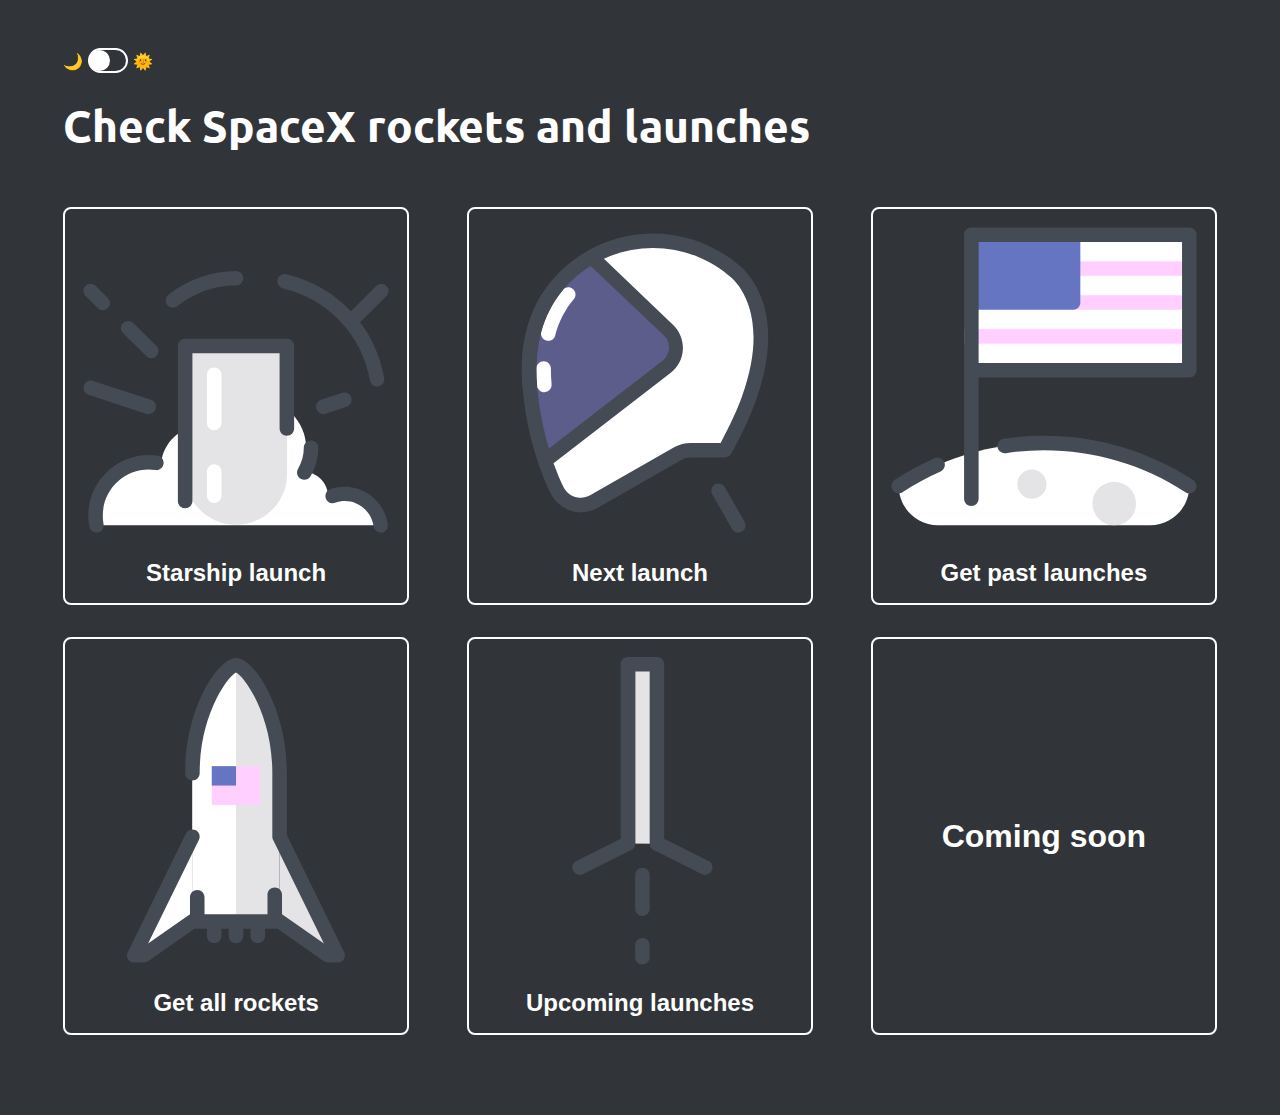
<file: index.html>
<!DOCTYPE html>
<html lang="en">
<head>
    <meta charset="UTF-8">
    <meta name="viewport" content="width=device-width, initial-scale=1.0">
    <title>🚀 SpaceX API</title>
    <link rel="preconnect" href="https://fonts.gstatic.com">
    <link href="https://fonts.googleapis.com/css2?family=Ubuntu:wght@300;400;500;700&display=swap" rel="stylesheet">
    <link rel="stylesheet" href="css/shared.css">
    <link rel="stylesheet" href="css/index.css">
</head>
<body >

<main class="main">
    <div class="mode-switcher">
        <span>🌙</span>
        <input type="checkbox" id="modeSwitcher" >
        <label for="modeSwitcher"class="switcher">
            <span class="switcher-toggle"></span>
        </label>
        <span>🌞</span>
    </div>

    <h1>
        Check SpaceX rockets and launches
    </h1>
    <section class="content">
        <div class="buttons">
            <button type="button" name="starship" data-request="starship">
                <img src="./imgs/starship.svg" alt="simple rocket illustration">
                Starship launch
            </button>

            <button type="button" name="next" data-request="launches/next">
                <img src="./imgs/next.svg" alt="space helmet illustration">
                Next launch
            </button>

            <button  type="button" name="past" data-request="launches/past">
                <img src="./imgs/launches.svg" alt="moon with US flag illustration">
                Get past launches
            </button>

            <button type="button" name="rockets" data-request="rockets">
                <img src="./imgs/rockets.svg" alt="rocket illustration">
                Get all rockets
            </button>

            <button type="button" name="upcoming" data-request="launches/upcoming">
                <img src="./imgs/upcoming.svg" alt="simple rocket illustration">
                Upcoming launches
            </button>

            <button type="button" disabled class="coming-soon">
<!--                <img src="./imgs/upcoming.svg" alt="simple rocket illustration">-->
                Coming soon
            </button>
        </div>
    </section>
</main>

<script src="javascript/shared.js"></script>
<script src="javascript/index.js"></script>
</body>
</html>
</file>
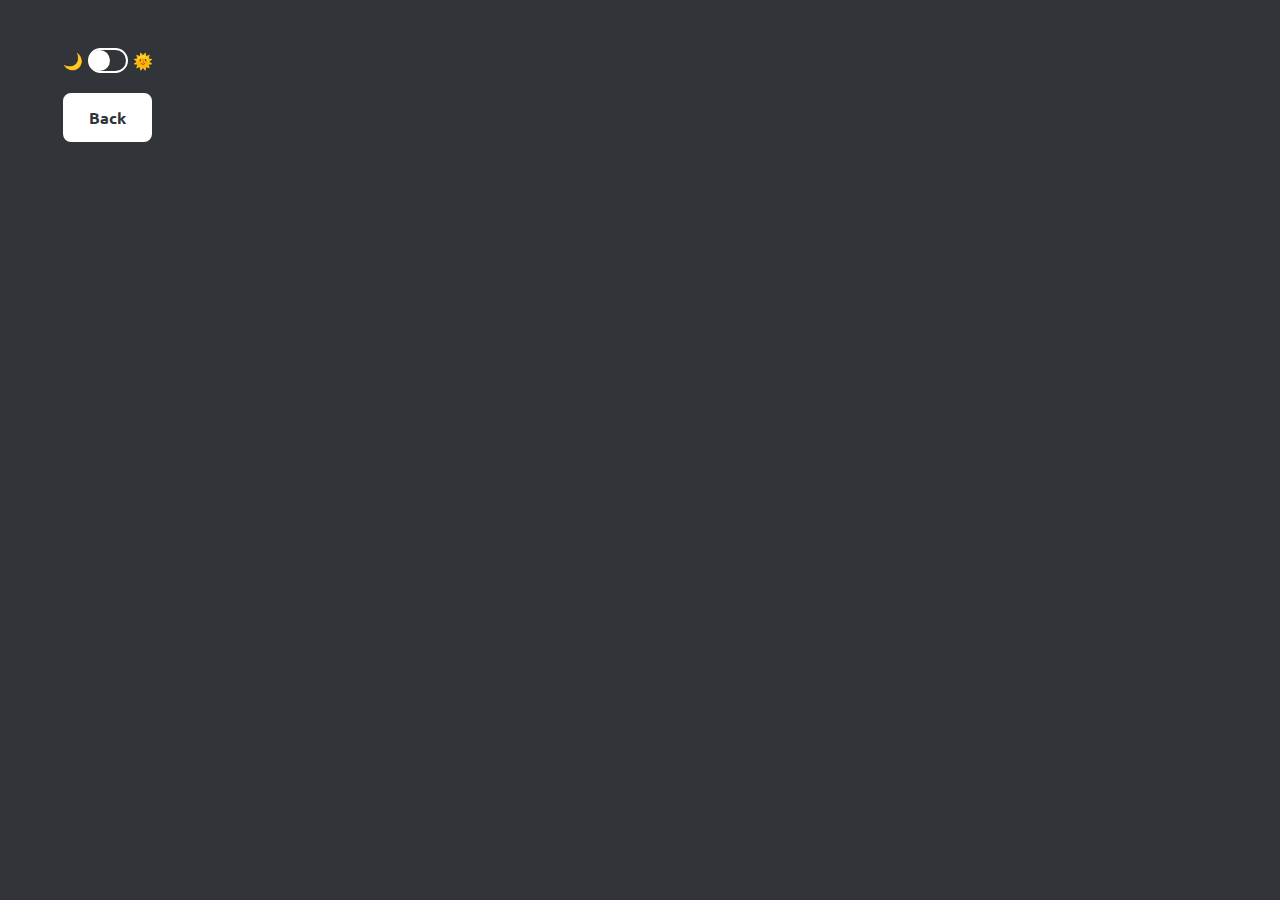
<file: single.html>
<!DOCTYPE html>
<html lang="en">
<head>
    <meta charset="UTF-8">
    <meta name="viewport" content="width=device-width, initial-scale=1.0">
    <title>Title</title>
    <link rel="preconnect" href="https://fonts.gstatic.com">
    <link href="https://fonts.googleapis.com/css2?family=Ubuntu:wght@300;400;500;700&display=swap" rel="stylesheet">
    <link rel="stylesheet" href="css/shared.css">
    <link rel="stylesheet" href="css/single.css">
</head>
<body id="single">
<main class="singlePage">
    <div class="mode-switcher">
        <span>🌙</span>
        <input type="checkbox" id="modeSwitcher" >
        <label for="modeSwitcher"class="switcher">
            <span class="switcher-toggle"></span>
        </label>
        <span>🌞</span>
    </div>
    <div class="actions-holder">
        <a href="index.html" class="backButton">Back</a>
    </div>
    <div id="singleOutput" class="info"></div>
    <div id="gallery" class="gallery"></div>
</main>

<script src="javascript/shared.js"></script>
<script src="javascript/single.js"></script>
</body>
</html>
</file>
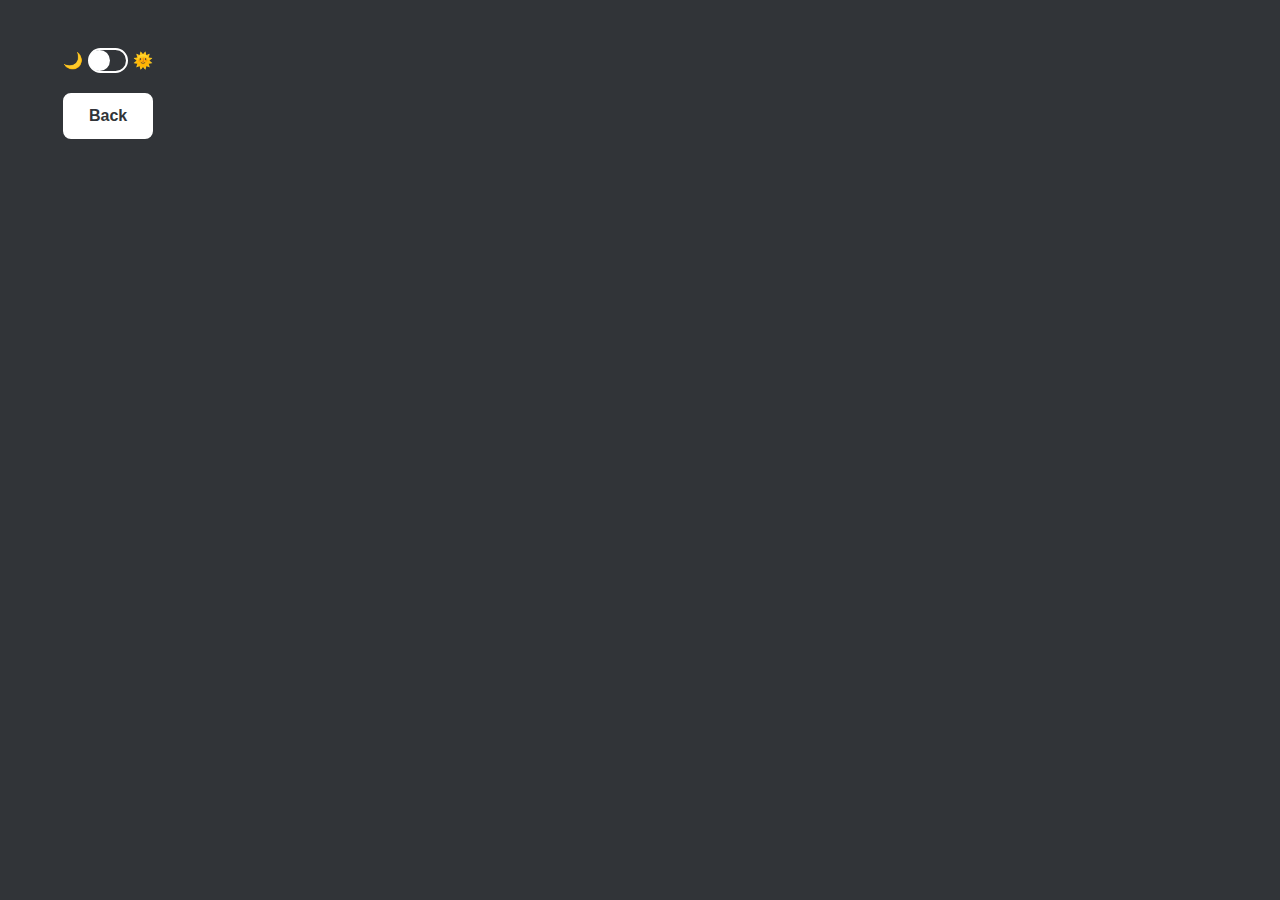
<file: starship.html>
<!DOCTYPE html>
<html lang="en">
<head>
    <meta charset="UTF-8">
    <meta name="viewport" content="width=device-width, initial-scale=1.0">
    <title>Starship launch</title>
    <link rel="stylesheet" href="css/shared.css">
    <link rel="stylesheet" href="css/starship.css">
</head>
<body>
<main class="singlePage">
    <div class="mode-switcher">
        <span>🌙</span>
        <input type="checkbox" id="modeSwitcher" >
        <label for="modeSwitcher"class="switcher">
            <span class="switcher-toggle"></span>
        </label>
        <span>🌞</span>
    </div>
    <div class="actions-holder">
        <a href="index.html" class="backButton">Back</a>
    </div>
    <div class="main"></div>
</main>
<script src="javascript/shared.js"></script>
<script src="javascript/starship.js"></script>

</body>
</html>
</file>
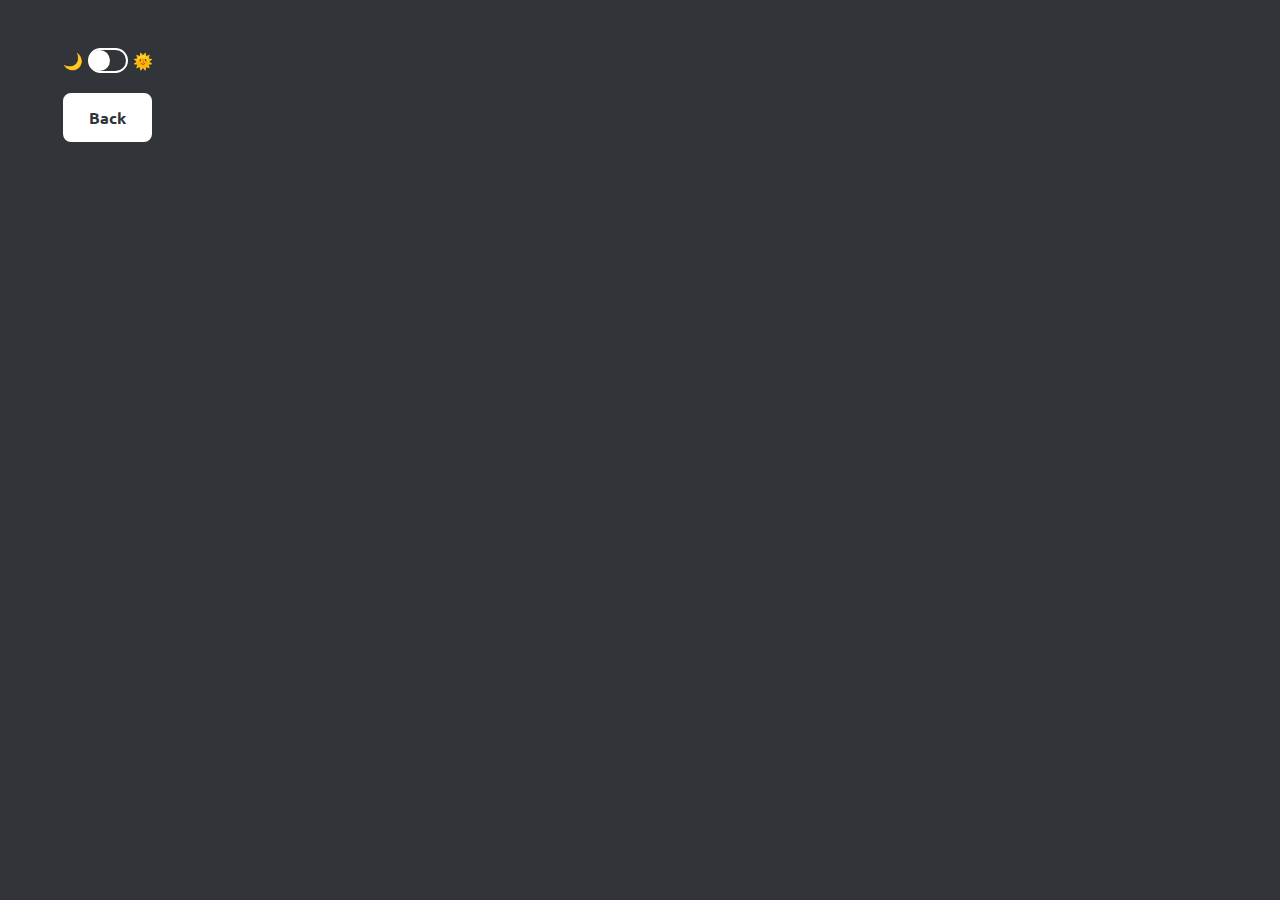
<file: upcoming.html>
<!DOCTYPE html>
<html lang="en">
<head>
    <meta charset="UTF-8">
    <meta name="viewport" content="width=device-width, initial-scale=1.0">
    <title>Title</title>
    <link rel="preconnect" href="https://fonts.gstatic.com">
    <link href="https://fonts.googleapis.com/css2?family=Ubuntu:wght@300;400;500;700&display=swap" rel="stylesheet">
    <link rel="stylesheet" href="css/shared.css">
    <link rel="stylesheet" href="css/upcoming.css">
</head>
<body id="single">
<main class="singlePage">
    <div class="mode-switcher">
        <span>🌙</span>
        <input type="checkbox" id="modeSwitcher" >
        <label for="modeSwitcher"class="switcher">
            <span class="switcher-toggle"></span>
        </label>
        <span>🌞</span>
    </div>
    <div class="actions-holder">
        <a href="index.html" class="backButton">Back</a>
    </div>
    <div id="launchesOutput" class="info"></div>
</main>

<script src="javascript/shared.js"></script>
<script src="javascript/upcoming.js"></script>
</body>
</html>
</file>
<file: css/shared.css>
*, *:before, *:after{
    padding: 0;
    margin: 0;
    box-sizing: border-box;
}
:root {
    --dark-color: #313438;
    --white: #fff;
    --soft-gray: #EAEAEA;

    --pink: #ffd0ff;

    --text-main: var(--white);
    --bg-page: var(--dark-color);
    --text-secondary: var(--dark-color);
    --border-color: var(--white);
    --card-bg: var(--white)

}
body.light-mode{
    --bg-page: var(--soft-gray);
    --text-main: var(--dark-color);
    --border-color: var(--dark-color);
    --card-bg: var(--dark-color);
    --text-secondary: var(--white);

    --pink: #a93ea9;
}

body{
    font-family: 'Ubuntu', sans-serif, monospace;
    min-height: 100vh;
    background-color: var(--bg-page);
    color: var(--text-main);
    transition: all 350ms ease;
}

.main,
.singlePage{
    display: flex;
    flex-wrap: wrap;
    max-width: 1250px;
    margin: 0 auto;
    height: 100%;
    padding-top: 48px;
    padding-bottom: 40px;
}

.mode-switcher{
    display: flex;
    align-items: center;
    margin-bottom: 20px;
}

.switcher{
    width: 40px;
    border: 2px solid var(--border-color);
    border-radius: 50px;
    position: relative;
    height: 25px;
    margin: 0 5px;
    cursor: pointer;
}
#modeSwitcher{
    visibility: hidden;
    height: 0px;
    width: 0px;
}
.switcher-toggle{
    position: absolute;
    height: 21px;
    width: 21px;
    border-radius: 50%;
    background-color: var(--border-color);
    left: -1px;
    transition: all 200ms ease;
}
.switcher-toggle.light-mode{

}

#modeSwitcher:checked + label .switcher-toggle.light-mode{
    background-color: var(--border-color);
    left: 16px;
}

.actions-holder{
    width: 100%;
}

.backButton{
    display: inline-block;
    font-size: 16px;
    padding: 12px 24px;
    margin-bottom: 32px;
    border: 2px solid var(--card-bg);
    border-radius: 8px;
    cursor: pointer;
    font-weight: 600;
    color: var(--text-secondary);
    background-color: var(--card-bg);
    transition: all 250ms ease-in-out;
    text-decoration: none;
    position: relative;
}

.backButton:hover{
    color: var(--text-main);
    background: none;
}



@media screen and (max-width: 1300px){
    .main,
    .singlePage{
        padding: 48px;
    }
}


@media screen and (max-width: 540px){
    .main,
    .singlePage{
        padding: 24px;
    }
}
</file>
<file: css/index.css>
.main h1{
    width: 100%;
    font-size: 44px;
    line-height: 1.5;
    margin-bottom: 48px;
}

.main .content{
    width: 100%;
    height: 100%;
}

.buttons{
    text-align: center;
    display: flex;
    justify-content: space-between;
    flex-wrap: wrap;
    position: relative;
}

.buttons:after {
    width: 30%;
    content: '';
}

.buttons button{
    width: 30%;
    font-size: 24px;
    padding: 16px;
    margin-bottom: 32px;
    border: 2px solid var(--border-color);
    border-radius: 8px;
    cursor: pointer;
    font-weight: 600;
    color: var(--text-main);
    background-color:var(--bg-page);
    transition: all 250ms ease-in-out;
}

.buttons button img{
    display: block;
    margin-bottom: 24px;
}

.buttons button:hover{
    color: var(--text-secondary);
    background: var(--card-bg);
}


/*INFO MODAL*/
.infoModal{
    position: fixed;
    top: 0;
    right: 0;
    bottom: 0;
    left: 0;
    width: 100%;
    height: 100%;
    background-color: rgba(0,0,0,0.7);
}

.list-Wrapper{
    width: 60%;
    height: 100%;
    background: var(--bg-page);
    transform: translateX(-100%);
    transition-delay:300ms;
    transition: transform 250ms ease;
    padding: 56px 80px 56px 80px;
}

.list-Wrapper.active{
    transform: translateX(0);
}

.list-holder {
    font-size: 18px;
    margin-bottom: 16px;
    line-height: 1.5;
    overflow-y: auto;
    height: 100%;
}

.list-holder::-webkit-scrollbar {
    width: 5px;
}

.list-holder::-webkit-scrollbar-track {
    border-radius: 10px;
    background-color: black;
}

.list-holder::-webkit-scrollbar-thumb {
    border-radius: 10px;
    -webkit-box-shadow: inset 0 0 6px rgba(0,0,0,0.5);
    background-color: white;
}

.list-holder li{
    list-style: none;
    font-size: 24px;
    cursor: pointer;
    display: block;
    margin-bottom: 24px;
}

.list-holder li:before{
    content: '🚀';
}

.list-holder p{
    display: inline-block;
    position: relative;
    padding-bottom: 8px;
    margin-left: 8px;
}

.list-holder p:before{
    position: absolute;
    left: 0;
    bottom: 0;
    width: 0;
    height: 3px;
    content: '';
    background-color: var(--text-main);
    transition: width 250ms ease-in-out ;
}

.list-holder li:hover p:before{
    width: 100%;
}

.outputWrapper p {
    font-size: 18px;
    margin-bottom: 16px;
    line-height: 1.5;
}

.outputWrapper h2{
    font-size: 24px;
    margin-bottom: 20px;
}

.closeBtn{
    color: #fff;
    padding: 12px;
    font-size: 16px;
    background: none;
    border: none;
    position: absolute;
    top: 10px;
    right: 20px;
    cursor: pointer;
    transition: color 200ms ease;
}

.closeBtn:hover{
    opacity: 0.7;
}
.outputWrapper span{
    font-weight: 600;
    letter-spacing: 0.8px;
    color: var(--pink);
}

button.coming-soon{
    font-size: 32px;

    /*pointer-events: none;*/
    cursor: not-allowed;
}

@media screen and (max-width: 768px) {
    .main h1{
        margin-top: 56px;
        font-size: 32px;
        margin-bottom: 48px;
    }

    .buttons{
        flex-wrap: wrap;
    }



    .buttons button{
        width: 47%;
        display: flex;
        align-items: center;
        padding:32px 24px;
    }

    .buttons button img{
        /*width: 45px;*/
        width: 30%;
        height: 100%;
        margin-bottom: 0;
        margin-right: 18px;
    }

    .list-Wrapper{
        width: 80%;
        padding: 56px 48px;
        position: fixed;
    }

    .list-holder li{
        font-size: 20px;
        margin-bottom: 12px;
    }
}
@media screen and (max-width: 540px) {
    .main h1{
        margin-top: 24px;
        font-size: 22px;
        margin-bottom: 32px;
    }

    .buttons{
        flex-direction: column;
    }

    .buttons button{
        width: 100%;
        display: flex;
        align-items: center;
        font-size: 20px;
        flex-basis: unset;
        flex-grow: 1;
        padding: 24px 12px;
    }

    .buttons button:last-of-type{
        margin-bottom: 0;
    }

    .buttons button img{
        width: 45px;
        height: 100%;
        margin-bottom: 0;
        margin-right: 24px;
    }

    .list-Wrapper{
        width: 100%;
        padding: 56px 24px;
        position: fixed;
    }

    .list-holder li{
        font-size: 18px;
        margin-bottom: 12px;
    }
}
</file>
<file: css/single.css>
/*SINGLE ITEM PAGE*/
.singlePage .info,
.singlePage .gallery{
    width: 50%;
    height: 100%;
}
.info h1{
    font-size: 32px;
    margin-bottom: 24px;
    line-height: 1.2;
    letter-spacing: 1px;
}

.info p{
    font-size: 18px;
    margin-bottom: 12px;
    line-height: 1.5;
    letter-spacing: 0.5px;
}

/*GALLERY*/
.gallery{
    width: 100%;
    padding-left: 48px;
}

.gallery img{
    max-width: 100%;
    display: block;
    margin-bottom: 40px;
}

.other-imgs{
    display: flex;
    flex-wrap: wrap;
}

.other-imgs img{
    width: calc(33.33% - 30px);
    height: 100px;
    object-fit: cover;
    margin-right: 45px;
    cursor: pointer;
    transition: opacity 250ms ease-in-out;
}

.other-imgs img:hover{
    opacity: 0.5;
}

.other-imgs img:nth-of-type(3n + 3){
    margin-right: 0;
}

.message{
    color: #E94343;
    font-size: 20px;
}

@media screen and (max-width: 768px) {
    .singlePage .info,
    .singlePage .gallery{
        width: 100%;
        height: 100%;
    }

    .singlePage .info{
        margin-bottom: 40px;
    }
    .gallery{
        padding-left: 0;
    }
    .other-imgs img{
        height: 100px;
    }
}

@media screen and (max-width: 540px){
    .other-imgs img{
        height: 100px;
        width: calc(50% - 20px);
        margin-right: 40px;
    }

    .other-imgs img:nth-of-type(3n + 3){
        margin-right: 40px;
    }

    .other-imgs img:nth-of-type(2n + 2){
        margin-right: 0;
    }
}
</file>
<file: css/starship.css>
.starship-launch{
    width: 80%;
    margin: 0 auto;
}

.starship-launch h1{
    margin-bottom: 20px;
}

.starship-launch p{
    margin-bottom: 15px;
}

.starship-launch span{
    font-weight: 600;
    letter-spacing: 0.8px;
    color: var(--pink);
}

.starship-launch img{
    width: 100%;
    display: block;
    border-radius: 8px;
}

.error-holder{
    width: 100%;
    display: block;
    text-align: center;
}

.error-svg-holder{
    width: 40%;
    margin: 0 auto;
}

.message {
    color: #E94343;
    font-size: 20px;
}

@media screen and (max-width: 768px) {
    .starship-launch{
        width: 100%;
        margin: 0 auto;
    }
}
</file>
<file: css/upcoming.css>
.singlePage .info{
    width: 100%;
    height: 100%;
}

.launch-wrapper{
    border-radius: 8px;
    border: 2px solid var(--border-color);
    margin-bottom: 32px;
    padding: 24px;
}

.launch-wrapper h2{
    font-size:32px;
    margin-bottom: 16px;
}
.launch-wrapper h3{
    font-size:20px;
    margin-bottom: 12px;
}

.launch-wrapper p{
    font-size:18px;
    line-height: 1.4;
    margin-bottom: 8px;
    font-weight: 500;
    letter-spacing: 0.3px;
}
</file>
